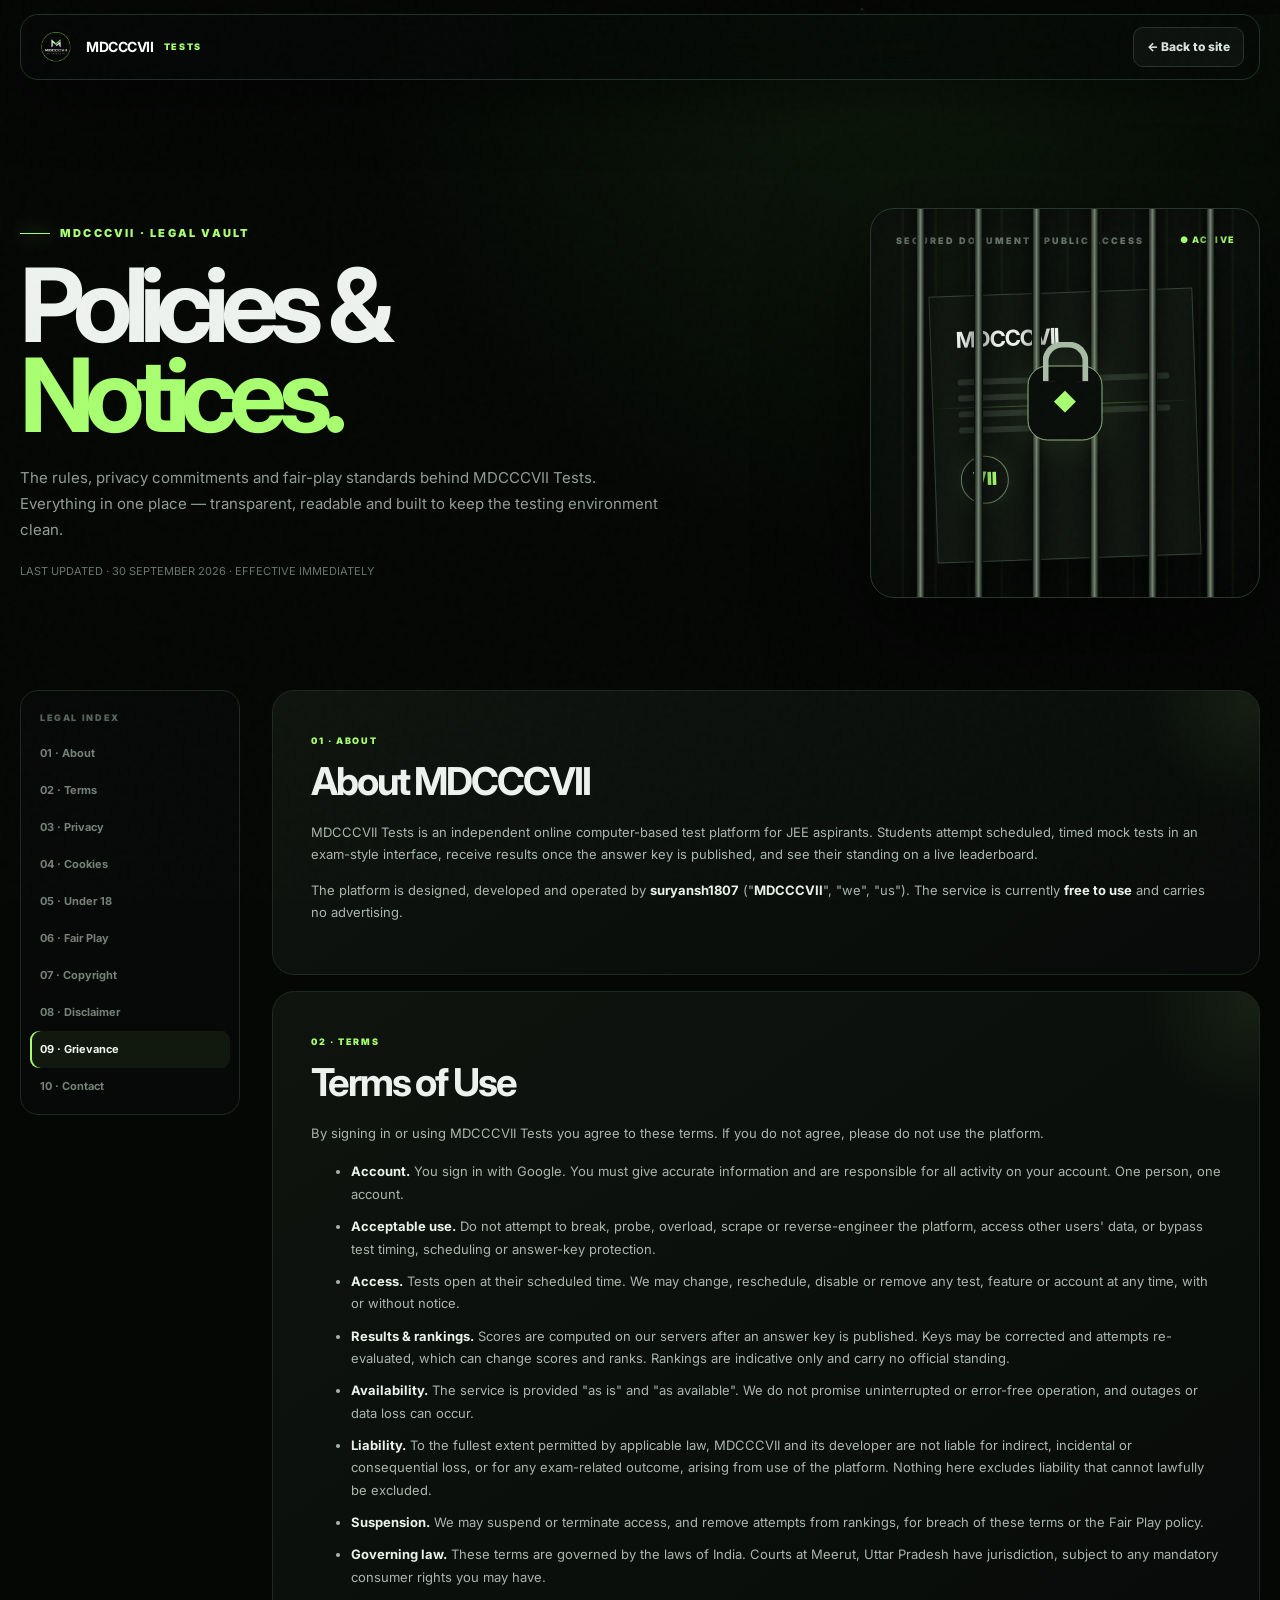
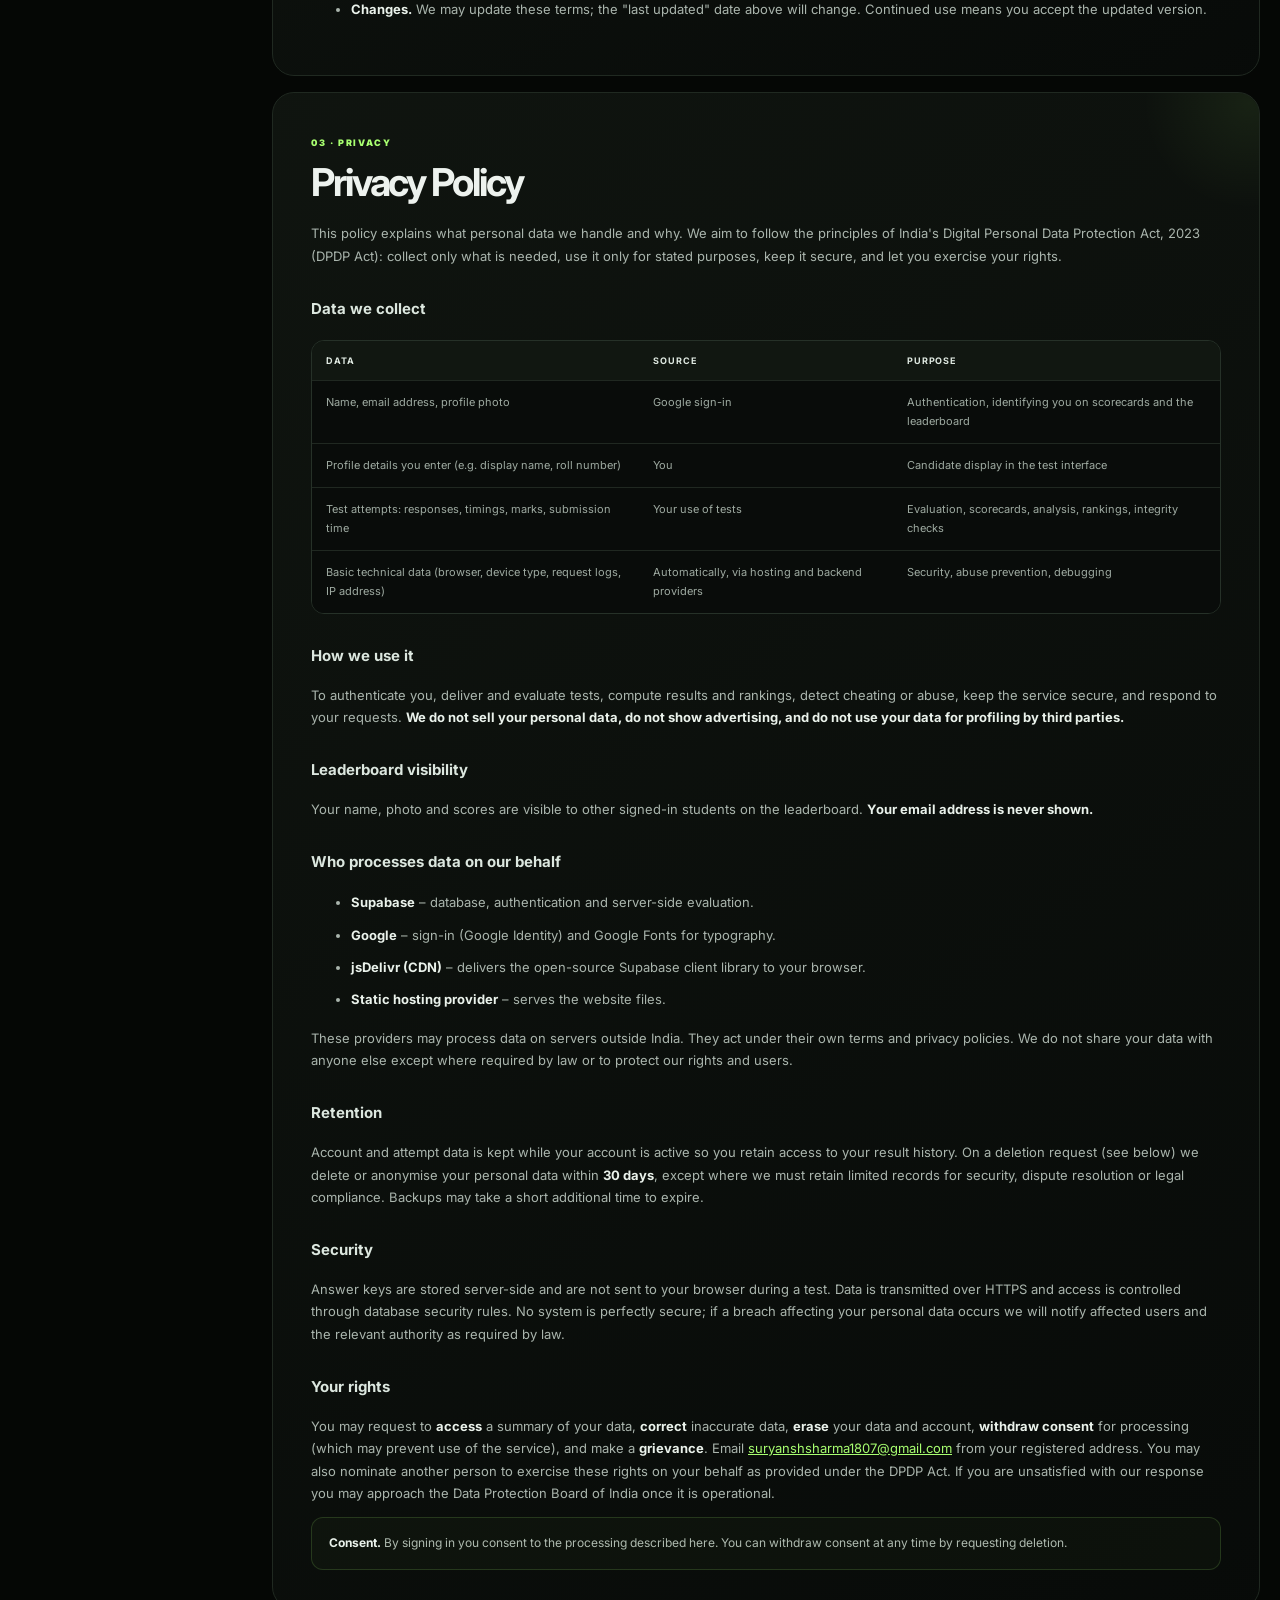
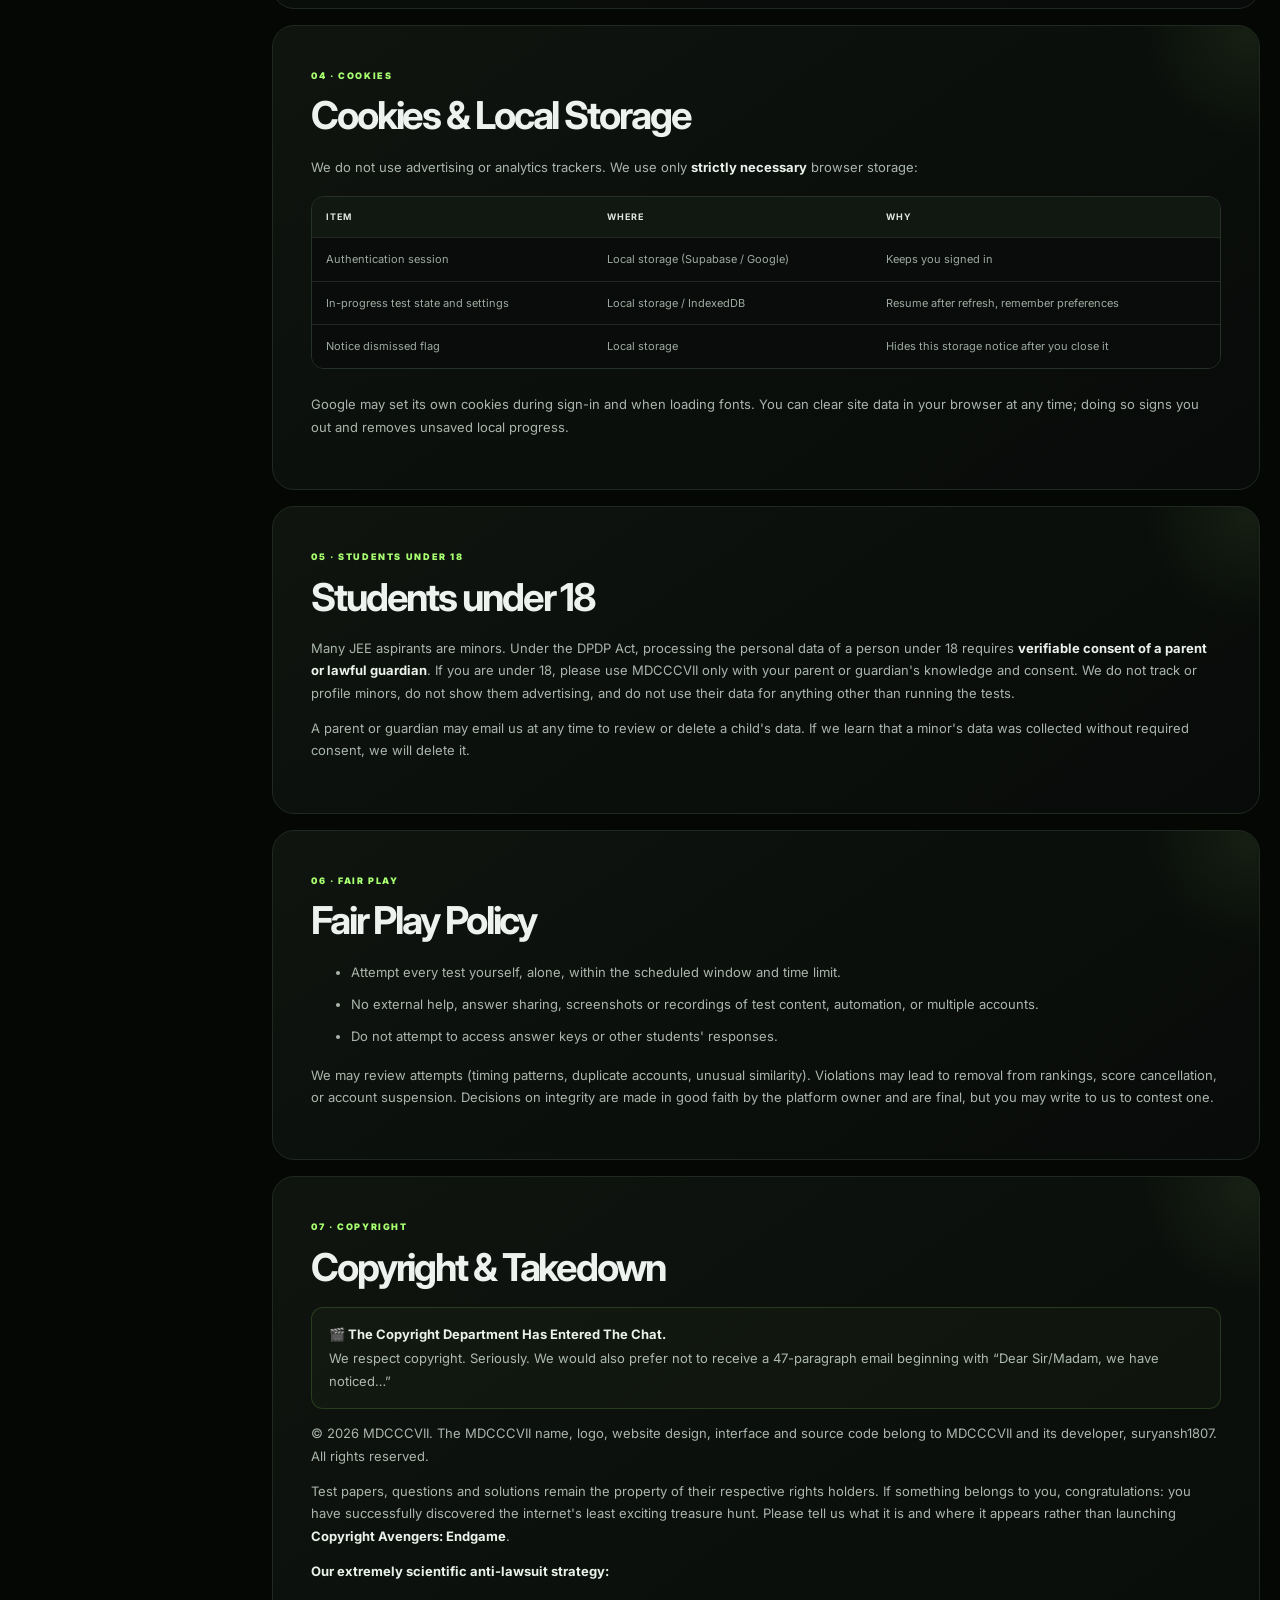
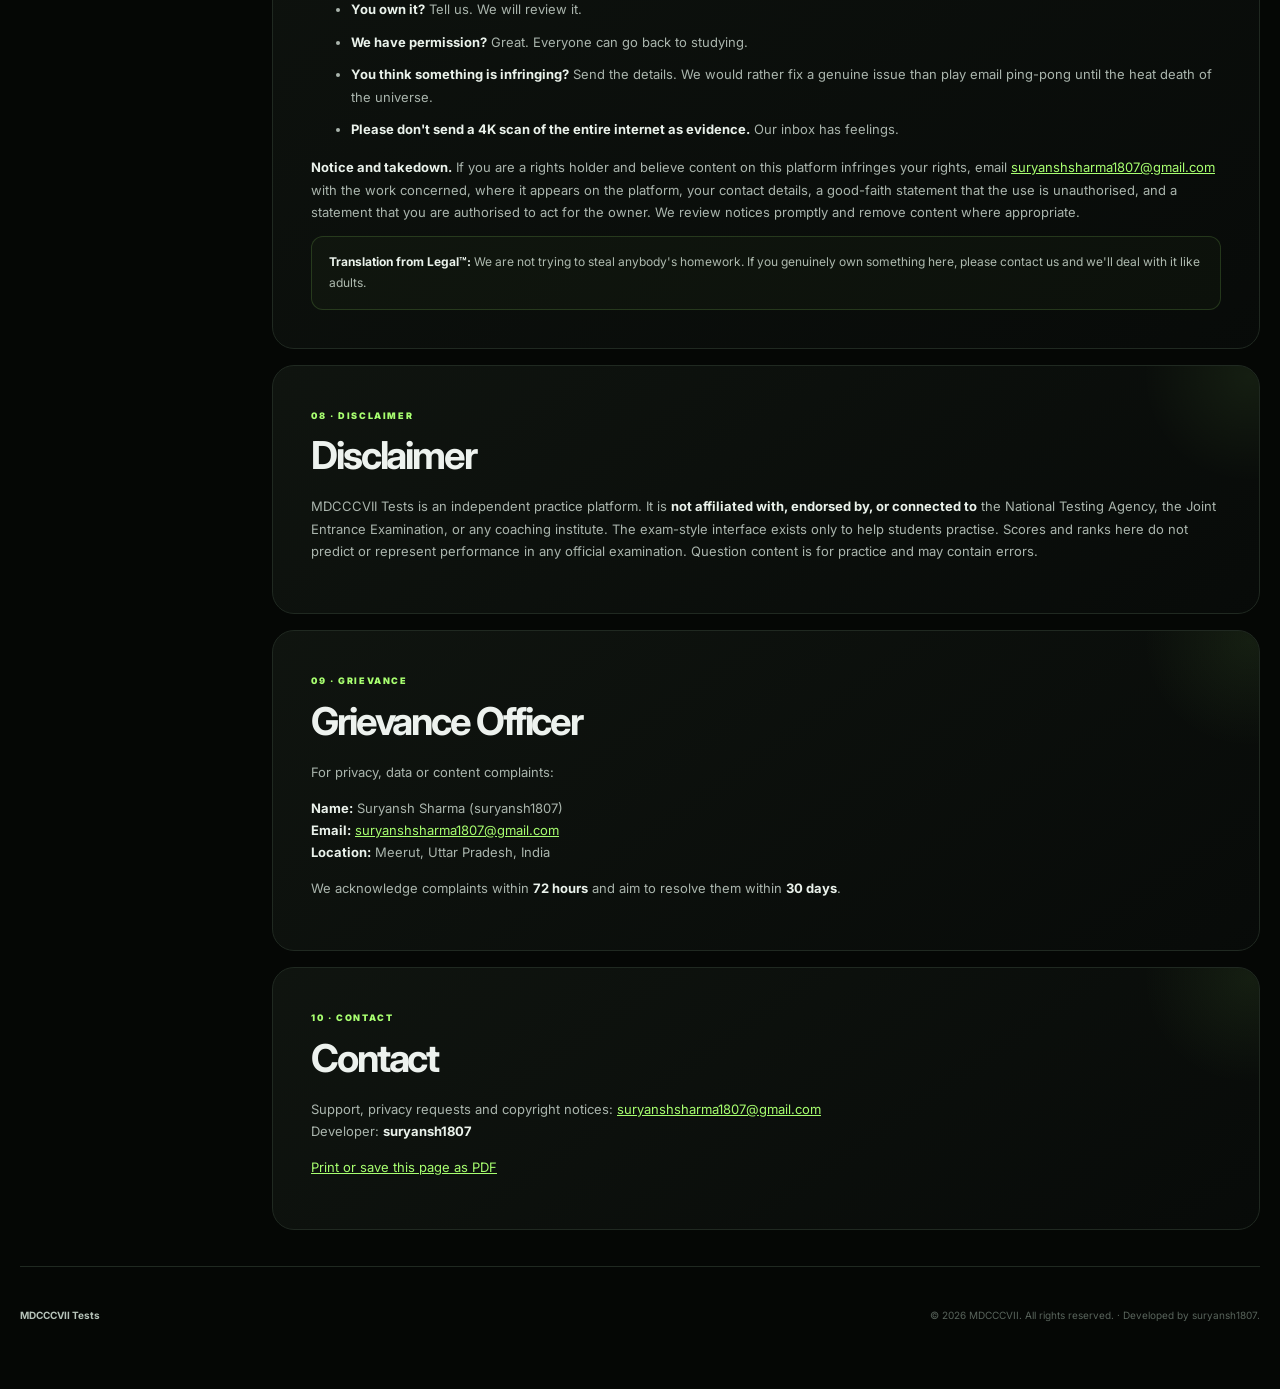
<file: legal.html>
<!doctype html><html lang="en"><head><meta charset="utf-8">
<meta name="viewport" content="width=device-width,initial-scale=1">
<title>Legal & Policies · MDCCCVII Tests</title>
<meta name="description" content="Legal policies and notices for MDCCCVII Tests.">
<link rel="icon" href="assets/favicon.png?v=7"><style>
@import url('https://fonts.googleapis.com/css2?family=Inter:wght@400;500;600;700;800;900&display=swap');
:root{--bg:#050705;--panel:#0c100d;--panel2:#101510;--line:#202921;--text:#edf2ee;--muted:#929d95;--dim:#5f6a62;--green:#a8ff70;--green2:#67ed3b}
*{box-sizing:border-box}html{scroll-behavior:smooth;background:var(--bg)}
body{margin:0;color:var(--text);font-family:Inter,system-ui,sans-serif;background:
radial-gradient(circle at 70% 0%,rgba(110,255,75,.08),transparent 34rem),#050705;line-height:1.72;overflow-x:hidden}
a{color:var(--green)}canvas{position:fixed;inset:0;width:100%;height:100%;pointer-events:none;z-index:-5}
.grain{position:fixed;inset:0;pointer-events:none;z-index:20;opacity:.04;background-image:url("data:image/svg+xml,%3Csvg viewBox='0 0 180 180' xmlns='http://www.w3.org/2000/svg'%3E%3Cfilter id='n'%3E%3CfeTurbulence type='fractalNoise' baseFrequency='.85' numOctaves='4' stitchTiles='stitch'/%3E%3C/filter%3E%3Crect width='100%25' height='100%25' filter='url(%23n)' opacity='.45'/%3E%3C/svg%3E")}
.wrap{width:min(1320px,calc(100% - 40px));margin:auto}.top{position:sticky;top:14px;z-index:15;margin:14px auto 0;width:min(1320px,calc(100% - 40px));height:66px;border:1px solid #253028;border-radius:18px;background:rgba(6,9,7,.76);backdrop-filter:blur(20px);display:flex;align-items:center;justify-content:space-between;padding:0 15px;box-shadow:0 18px 60px #0008}
.brand{display:flex;align-items:center;gap:10px;color:#fff;text-decoration:none}.brand img{width:40px;height:40px;border-radius:50%;object-fit:cover}.brand b{font-size:14px;letter-spacing:-.03em}.brand small{color:var(--green);font-size:9px;font-weight:900;letter-spacing:.18em}.back{color:#d9e2db;text-decoration:none;border:1px solid #29332c;background:#0d120e;padding:9px 13px;border-radius:10px;font-size:12px;font-weight:800}
.hero{min-height:610px;padding:90px 0 55px;display:grid;grid-template-columns:minmax(0,1fr) 390px;gap:60px;align-items:center}
.kicker{color:var(--green);font-size:11px;font-weight:900;letter-spacing:.2em;text-transform:uppercase;display:flex;align-items:center;gap:10px}.kicker:before{content:"";width:30px;height:1px;background:var(--green);box-shadow:0 0 18px var(--green)}
h1{font-size:clamp(58px,8vw,112px);line-height:.88;letter-spacing:-.085em;margin:17px 0 25px;max-width:850px}.hero p{max-width:650px;color:var(--muted);font-size:15px}.date{font-size:11px;color:#69756c;margin-top:20px}
.vault{height:390px;border:1px solid #2a352d;border-radius:24px;background:linear-gradient(145deg,#111711,#080b09);position:relative;overflow:hidden;box-shadow:0 35px 100px #0009,inset 0 0 80px #0007}
.vault:before{content:"";position:absolute;inset:0;background:repeating-linear-gradient(90deg,transparent 0 30px,rgba(168,255,112,.08) 31px 33px);opacity:.45}
.vault-title{position:absolute;top:24px;left:25px;z-index:3;font-size:9px;letter-spacing:.22em;color:#68736a;font-weight:900}.vault-status{position:absolute;right:24px;top:23px;color:var(--green);font-size:9px;font-weight:900;letter-spacing:.13em}
.paper{position:absolute;left:62px;right:62px;top:83px;bottom:38px;border:1px solid #354238;background:#111611;box-shadow:0 20px 55px #0008;padding:25px 25px;transform:rotate(-2deg);animation:float 5s ease-in-out infinite}
.paper:after{content:"";position:absolute;left:0;right:0;top:42%;height:1px;background:linear-gradient(90deg,transparent,#a8ff7066,transparent);animation:scan 3.4s linear infinite}
.paper h2{font-size:22px;letter-spacing:-.05em;margin:0 0 20px}.paper .line{height:6px;background:#283128;margin:10px 0;border-radius:99px}.paper .line.short{width:65%}.seal{width:48px;height:48px;border:1px solid #66805e;border-radius:50%;display:grid;place-items:center;color:var(--green);font-weight:900;font-size:18px;margin-top:23px;box-shadow:0 0 30px #a8ff7015}
.bars{position:absolute;inset:0;z-index:5;display:flex;justify-content:space-around;padding:0 20px;pointer-events:none}.bar{width:7px;height:120%;margin-top:-10%;background:linear-gradient(90deg,#202820,#71816f,#151b16);box-shadow:0 0 0 1px #0a0d0a,0 0 16px #000;transform:skewY(-4deg);animation:barshift 7s ease-in-out infinite}.bar:nth-child(2){animation-delay:-1.1s}.bar:nth-child(3){animation-delay:-2.2s}.bar:nth-child(4){animation-delay:-3.3s}.bar:nth-child(5){animation-delay:-4.4s}.bar:nth-child(6){animation-delay:-5.5s}
.lock{position:absolute;z-index:8;left:50%;top:50%;transform:translate(-50%,-50%);width:75px;height:75px;border:1px solid #91b487;border-radius:20px;background:#0a0e0b;display:grid;place-items:center;color:var(--green);box-shadow:0 0 45px #a8ff7020}.lock:before{content:"";position:absolute;top:-25px;width:34px;height:34px;border:6px solid #a8bca4;border-bottom:0;border-radius:20px 20px 0 0}.lock span{font-size:23px}
@keyframes float{50%{transform:rotate(2deg) translateY(-7px)}}@keyframes scan{0%{top:15%}100%{top:90%}}@keyframes barshift{50%{transform:skewY(-4deg) translateX(8px)}}
.content{display:grid;grid-template-columns:220px minmax(0,1fr);gap:32px;align-items:start}.toc{position:sticky;top:96px;border:1px solid var(--line);background:#080b09dd;border-radius:18px;padding:9px;backdrop-filter:blur(15px)}
.toc-title{padding:10px;color:#58645b;font-size:9px;font-weight:900;letter-spacing:.18em}.toc a{display:block;text-decoration:none;color:#778178;font-size:11px;font-weight:700;padding:9px 10px;border-radius:9px;transition:.2s}.toc a:hover,.toc a.active{background:#a8ff7010;color:#ecf6ed}.toc a.active{box-shadow:inset 2px 0 var(--green)}
.lg-sec{margin:0 0 16px;padding:34px 38px 38px;border:1px solid var(--line);border-radius:22px;background:linear-gradient(145deg,#101510f5,#080b09f5);position:relative;overflow:hidden;scroll-margin-top:95px;opacity:0;transform:translateY(22px);transition:.7s cubic-bezier(.2,.8,.2,1)}.lg-sec.reveal{opacity:1;transform:none}.lg-sec:hover{border-color:#2d392f}.lg-sec:before{content:"";position:absolute;right:-100px;top:-100px;width:220px;height:220px;border-radius:50%;background:radial-gradient(circle,#a8ff7012,transparent 68%)}
.lg-sec .tag{color:var(--green);font-size:9px;font-weight:900;letter-spacing:.18em}.lg-sec h2{font-size:clamp(28px,3vw,42px);line-height:1.05;letter-spacing:-.055em;margin:8px 0 20px}.lg-sec h3{font-size:15px;color:#dce7df;margin-top:29px}.lg-sec p,.lg-sec li{font-size:13px;color:#aab5ad}.lg-sec b{color:#eaf2eb}.lg-sec li{margin:10px 0}.lg-tbl{width:100%;border-collapse:separate;border-spacing:0;border:1px solid #263128;border-radius:13px;overflow:hidden;margin:18px 0 24px}.lg-tbl th,.lg-tbl td{padding:12px 14px;border-bottom:1px solid #202821;text-align:left;font-size:11px;vertical-align:top}.lg-tbl th{background:#111711;color:#dfe9e1;font-size:9px;letter-spacing:.1em;text-transform:uppercase}.lg-tbl td{color:#9eaaa1;background:#090c0a}.lg-tbl tr:last-child td{border-bottom:0}.lg-note{padding:15px 17px;border:1px solid #a8ff7028;background:#a8ff7007;border-radius:12px;color:#aebaaf;font-size:12px}
.foot{display:flex;justify-content:space-between;padding:40px 0 65px;color:#59645c;font-size:10px;border-top:1px solid var(--line);margin-top:20px}.foot b{color:#b6c2b9}
.progress{position:fixed;left:0;top:0;height:2px;width:0;background:var(--green);box-shadow:0 0 15px var(--green);z-index:50}
@media(max-width:900px){.hero{grid-template-columns:1fr;padding-top:65px}.vault{max-width:520px}.content{grid-template-columns:1fr}.toc{position:sticky;top:84px;z-index:10;display:flex;overflow:auto;gap:4px}.toc-title{display:none}.toc a{white-space:nowrap}.lg-sec{padding:27px 22px}}
@media(max-width:560px){.wrap,.top{width:calc(100% - 24px)}.top{height:60px}.brand small{display:none}.hero{padding-top:55px;min-height:auto}.hero h1{font-size:54px}.vault{height:320px}.paper{left:35px;right:35px}.lg-sec h2{font-size:29px}.foot{display:block}.foot span{display:block;margin-top:8px}}
@media(prefers-reduced-motion:reduce){*{animation:none!important;transition:none!important}.lg-sec{opacity:1;transform:none}}
</style></head>
<body><canvas id="bg"></canvas><div class="grain"></div><div class="progress" id="progress"></div>
<header class="top"><a class="brand" href="index.html"><img src="assets/mdcccvii-logo.png" alt="MDCCCVII Tests"><b>MDCCCVII</b><small>TESTS</small></a><a class="back" href="index.html">← Back to site</a></header>
<main class="wrap">
<section class="hero"><div><div class="kicker">MDCCCVII · LEGAL VAULT</div>
<h1>Policies &<br><span style="color:var(--green)">Notices.</span></h1>
<p>The rules, privacy commitments and fair-play standards behind MDCCCVII Tests. Everything in one place — transparent, readable and built to keep the testing environment clean.</p>
<div class="date">LAST UPDATED · 30 SEPTEMBER 2026 · EFFECTIVE IMMEDIATELY</div></div>
<div class="vault"><div class="vault-title">SECURED DOCUMENT · PUBLIC ACCESS</div><div class="vault-status">● ACTIVE</div>
<div class="paper"><h2>MDCCCVII</h2><div class="line"></div><div class="line short"></div><div class="line"></div><div class="line short"></div><div class="seal">VII</div></div>
<div class="bars"><i class="bar"></i><i class="bar"></i><i class="bar"></i><i class="bar"></i><i class="bar"></i><i class="bar"></i></div>
<div class="lock"><span>◆</span></div></div></section>
<div class="content">
<aside class="toc" aria-label="On this page">
<div class="toc-title">LEGAL INDEX</div>
<a href="#about">01 · About</a><a href="#terms">02 · Terms</a><a href="#privacy">03 · Privacy</a>
<a href="#cookies">04 · Cookies</a><a href="#minors">05 · Under 18</a><a href="#fairplay">06 · Fair Play</a>
<a href="#copyright">07 · Copyright</a><a href="#disclaimer">08 · Disclaimer</a><a href="#grievance">09 · Grievance</a><a href="#contact">10 · Contact</a>
</aside>
<div><section class="lg-sec" id="about"><span class="tag">01 · ABOUT</span><h2>About MDCCCVII</h2>
<p>MDCCCVII Tests is an independent online computer-based test platform for JEE aspirants. Students attempt scheduled, timed mock tests in an exam-style interface, receive results once the answer key is published, and see their standing on a live leaderboard.</p>
<p>The platform is designed, developed and operated by <b>suryansh1807</b> ("<b>MDCCCVII</b>", "we", "us"). The service is currently <b>free to use</b> and carries no advertising.</p></section>
<section class="lg-sec" id="terms"><span class="tag">02 · TERMS</span><h2>Terms of Use</h2>
<p>By signing in or using MDCCCVII Tests you agree to these terms. If you do not agree, please do not use the platform.</p>
<ul><li><b>Account.</b> You sign in with Google. You must give accurate information and are responsible for all activity on your account. One person, one account.</li>
<li><b>Acceptable use.</b> Do not attempt to break, probe, overload, scrape or reverse-engineer the platform, access other users' data, or bypass test timing, scheduling or answer-key protection.</li>
<li><b>Access.</b> Tests open at their scheduled time. We may change, reschedule, disable or remove any test, feature or account at any time, with or without notice.</li>
<li><b>Results &amp; rankings.</b> Scores are computed on our servers after an answer key is published. Keys may be corrected and attempts re-evaluated, which can change scores and ranks. Rankings are indicative only and carry no official standing.</li>
<li><b>Availability.</b> The service is provided "as is" and "as available". We do not promise uninterrupted or error-free operation, and outages or data loss can occur.</li>
<li><b>Liability.</b> To the fullest extent permitted by applicable law, MDCCCVII and its developer are not liable for indirect, incidental or consequential loss, or for any exam-related outcome, arising from use of the platform. Nothing here excludes liability that cannot lawfully be excluded.</li>
<li><b>Suspension.</b> We may suspend or terminate access, and remove attempts from rankings, for breach of these terms or the Fair Play policy.</li>
<li><b>Governing law.</b> These terms are governed by the laws of India. Courts at Meerut, Uttar Pradesh have jurisdiction, subject to any mandatory consumer rights you may have.</li>
<li><b>Changes.</b> We may update these terms; the "last updated" date above will change. Continued use means you accept the updated version.</li></ul></section>
<section class="lg-sec" id="privacy"><span class="tag">03 · PRIVACY</span><h2>Privacy Policy</h2>
<p>This policy explains what personal data we handle and why. We aim to follow the principles of India's Digital Personal Data Protection Act, 2023 (DPDP Act): collect only what is needed, use it only for stated purposes, keep it secure, and let you exercise your rights.</p>
<h3>Data we collect</h3>
<table class="lg-tbl"><thead><tr><th>Data</th><th>Source</th><th>Purpose</th></tr></thead><tbody>
<tr><td>Name, email address, profile photo</td><td>Google sign-in</td><td>Authentication, identifying you on scorecards and the leaderboard</td></tr>
<tr><td>Profile details you enter (e.g. display name, roll number)</td><td>You</td><td>Candidate display in the test interface</td></tr>
<tr><td>Test attempts: responses, timings, marks, submission time</td><td>Your use of tests</td><td>Evaluation, scorecards, analysis, rankings, integrity checks</td></tr>
<tr><td>Basic technical data (browser, device type, request logs, IP address)</td><td>Automatically, via hosting and backend providers</td><td>Security, abuse prevention, debugging</td></tr></tbody></table>
<h3>How we use it</h3>
<p>To authenticate you, deliver and evaluate tests, compute results and rankings, detect cheating or abuse, keep the service secure, and respond to your requests. <b>We do not sell your personal data, do not show advertising, and do not use your data for profiling by third parties.</b></p>
<h3>Leaderboard visibility</h3>
<p>Your name, photo and scores are visible to other signed-in students on the leaderboard. <b>Your email address is never shown.</b></p>
<h3>Who processes data on our behalf</h3>
<ul><li><b>Supabase</b> – database, authentication and server-side evaluation.</li><li><b>Google</b> – sign-in (Google Identity) and Google Fonts for typography.</li><li><b>jsDelivr (CDN)</b> – delivers the open-source Supabase client library to your browser.</li><li><b>Static hosting provider</b> – serves the website files.</li></ul>
<p>These providers may process data on servers outside India. They act under their own terms and privacy policies. We do not share your data with anyone else except where required by law or to protect our rights and users.</p>
<h3>Retention</h3>
<p>Account and attempt data is kept while your account is active so you retain access to your result history. On a deletion request (see below) we delete or anonymise your personal data within <b>30 days</b>, except where we must retain limited records for security, dispute resolution or legal compliance. Backups may take a short additional time to expire.</p>
<h3>Security</h3>
<p>Answer keys are stored server-side and are not sent to your browser during a test. Data is transmitted over HTTPS and access is controlled through database security rules. No system is perfectly secure; if a breach affecting your personal data occurs we will notify affected users and the relevant authority as required by law.</p>
<h3>Your rights</h3>
<p>You may request to <b>access</b> a summary of your data, <b>correct</b> inaccurate data, <b>erase</b> your data and account, <b>withdraw consent</b> for processing (which may prevent use of the service), and make a <b>grievance</b>. Email <a href="mailto:suryanshsharma1807@gmail.com">suryanshsharma1807@gmail.com</a> from your registered address. You may also nominate another person to exercise these rights on your behalf as provided under the DPDP Act. If you are unsatisfied with our response you may approach the Data Protection Board of India once it is operational.</p>
<div class="lg-note"><b>Consent.</b> By signing in you consent to the processing described here. You can withdraw consent at any time by requesting deletion.</div></section>
<section class="lg-sec" id="cookies"><span class="tag">04 · COOKIES</span><h2>Cookies &amp; Local Storage</h2>
<p>We do not use advertising or analytics trackers. We use only <b>strictly necessary</b> browser storage:</p>
<table class="lg-tbl"><thead><tr><th>Item</th><th>Where</th><th>Why</th></tr></thead><tbody>
<tr><td>Authentication session</td><td>Local storage (Supabase / Google)</td><td>Keeps you signed in</td></tr>
<tr><td>In-progress test state and settings</td><td>Local storage / IndexedDB</td><td>Resume after refresh, remember preferences</td></tr>
<tr><td>Notice dismissed flag</td><td>Local storage</td><td>Hides this storage notice after you close it</td></tr></tbody></table>
<p>Google may set its own cookies during sign-in and when loading fonts. You can clear site data in your browser at any time; doing so signs you out and removes unsaved local progress.</p></section>
<section class="lg-sec" id="minors"><span class="tag">05 · STUDENTS UNDER 18</span><h2>Students under 18</h2>
<p>Many JEE aspirants are minors. Under the DPDP Act, processing the personal data of a person under 18 requires <b>verifiable consent of a parent or lawful guardian</b>. If you are under 18, please use MDCCCVII only with your parent or guardian's knowledge and consent. We do not track or profile minors, do not show them advertising, and do not use their data for anything other than running the tests.</p>
<p>A parent or guardian may email us at any time to review or delete a child's data. If we learn that a minor's data was collected without required consent, we will delete it.</p></section>
<section class="lg-sec" id="fairplay"><span class="tag">06 · FAIR PLAY</span><h2>Fair Play Policy</h2>
<ul><li>Attempt every test yourself, alone, within the scheduled window and time limit.</li><li>No external help, answer sharing, screenshots or recordings of test content, automation, or multiple accounts.</li><li>Do not attempt to access answer keys or other students' responses.</li></ul>
<p>We may review attempts (timing patterns, duplicate accounts, unusual similarity). Violations may lead to removal from rankings, score cancellation, or account suspension. Decisions on integrity are made in good faith by the platform owner and are final, but you may write to us to contest one.</p></section>
<section class="lg-sec" id="copyright">
<span class="tag">07 · COPYRIGHT</span>
<h2>Copyright &amp; Takedown</h2>

<div class="lg-note" style="font-size:13px;line-height:1.8">
<b>🎬 The Copyright Department Has Entered The Chat.</b><br>
We respect copyright. Seriously. We would also prefer not to receive a 47-paragraph email beginning with
“Dear Sir/Madam, we have noticed…”
</div>

<p>© 2026 MDCCCVII. The MDCCCVII name, logo, website design, interface and source code belong to MDCCCVII and its developer, suryansh1807. All rights reserved.</p>

<p>Test papers, questions and solutions remain the property of their respective rights holders.
If something belongs to you, congratulations: you have successfully discovered the internet's least exciting treasure hunt.
Please tell us what it is and where it appears rather than launching <b>Copyright Avengers: Endgame</b>.</p>

<p><b>Our extremely scientific anti-lawsuit strategy:</b></p>
<ul>
<li><b>You own it?</b> Tell us. We will review it.</li>
<li><b>We have permission?</b> Great. Everyone can go back to studying.</li>
<li><b>You think something is infringing?</b> Send the details. We would rather fix a genuine issue than play email ping-pong until the heat death of the universe.</li>
<li><b>Please don't send a 4K scan of the entire internet as evidence.</b> Our inbox has feelings.</li>
</ul>

<p><b>Notice and takedown.</b> If you are a rights holder and believe content on this platform infringes your rights,
email <a href="mailto:suryanshsharma1807@gmail.com">suryanshsharma1807@gmail.com</a> with the work concerned,
where it appears on the platform, your contact details, a good-faith statement that the use is unauthorised,
and a statement that you are authorised to act for the owner. We review notices promptly and remove content where appropriate.</p>

<div class="lg-note">
<b>Translation from Legal™:</b> We are not trying to steal anybody's homework.
If you genuinely own something here, please contact us and we'll deal with it like adults.
</div>
</section>
<section class="lg-sec" id="disclaimer"><span class="tag">08 · DISCLAIMER</span><h2>Disclaimer</h2>
<p>MDCCCVII Tests is an independent practice platform. It is <b>not affiliated with, endorsed by, or connected to</b> the National Testing Agency, the Joint Entrance Examination, or any coaching institute. The exam-style interface exists only to help students practise. Scores and ranks here do not predict or represent performance in any official examination. Question content is for practice and may contain errors.</p></section>
<section class="lg-sec" id="grievance"><span class="tag">09 · GRIEVANCE</span><h2>Grievance Officer</h2>
<p>For privacy, data or content complaints:</p>
<p><b>Name:</b> Suryansh Sharma (suryansh1807)<br><b>Email:</b> <a href="mailto:suryanshsharma1807@gmail.com">suryanshsharma1807@gmail.com</a><br><b>Location:</b> Meerut, Uttar Pradesh, India</p>
<p>We acknowledge complaints within <b>72 hours</b> and aim to resolve them within <b>30 days</b>.</p></section>
<section class="lg-sec" id="contact"><span class="tag">10 · CONTACT</span><h2>Contact</h2>
<p>Support, privacy requests and copyright notices: <a href="mailto:suryanshsharma1807@gmail.com">suryanshsharma1807@gmail.com</a><br>Developer: <b>suryansh1807</b></p>
<p><a href="#" onclick="window.print();return false">Print or save this page as PDF</a></p></section></div></div>
<footer class="foot"><b>MDCCCVII Tests</b><span>© 2026 MDCCCVII. All rights reserved. · Developed by suryansh1807.</span></footer>
</main>
<script>
const sections=[...document.querySelectorAll('.lg-sec')],links=[...document.querySelectorAll('.toc a')];
const reveal=new IntersectionObserver(es=>es.forEach(e=>{if(e.isIntersecting)e.target.classList.add('reveal')}),{threshold:.06,rootMargin:'0px 0px -30px'});sections.forEach(s=>reveal.observe(s));
const active=new IntersectionObserver(es=>es.forEach(e=>{if(e.isIntersecting)links.forEach(a=>a.classList.toggle('active',a.getAttribute('href')==='#'+e.target.id))}),{rootMargin:'-25% 0px -60%'});sections.forEach(s=>active.observe(s));
addEventListener('scroll',()=>{const m=document.documentElement.scrollHeight-innerHeight;document.getElementById('progress').style.width=(m?scrollY/m*100:0)+'%'});
const c=document.getElementById('bg'),x=c.getContext('2d');let w,h,dots=[];
function size(){w=innerWidth;h=innerHeight;const d=Math.min(devicePixelRatio||1,2);c.width=w*d;c.height=h*d;x.setTransform(d,0,0,d,0,0);dots=Array.from({length:Math.min(65,Math.floor(w/20))},()=>({x:Math.random()*w,y:Math.random()*h,vx:(Math.random()-.5)*.18,vy:(Math.random()-.5)*.18}))}
function loop(){x.clearRect(0,0,w,h);dots.forEach((p,i)=>{p.x+=p.vx;p.y+=p.vy;if(p.x<0)p.x=w;if(p.x>w)p.x=0;if(p.y<0)p.y=h;if(p.y>h)p.y=0;x.beginPath();x.arc(p.x,p.y,1,0,7);x.fillStyle='rgba(168,255,112,.22)';x.fill();for(let j=i+1;j<dots.length;j++){let q=dots[j],dx=p.x-q.x,dy=p.y-q.y,dist=Math.hypot(dx,dy);if(dist<95){x.beginPath();x.moveTo(p.x,p.y);x.lineTo(q.x,q.y);x.strokeStyle='rgba(168,255,112,'+(0.035*(1-dist/95))+')';x.stroke()}}});requestAnimationFrame(loop)}addEventListener('resize',size);size();loop();
</script></body></html>
</file>
